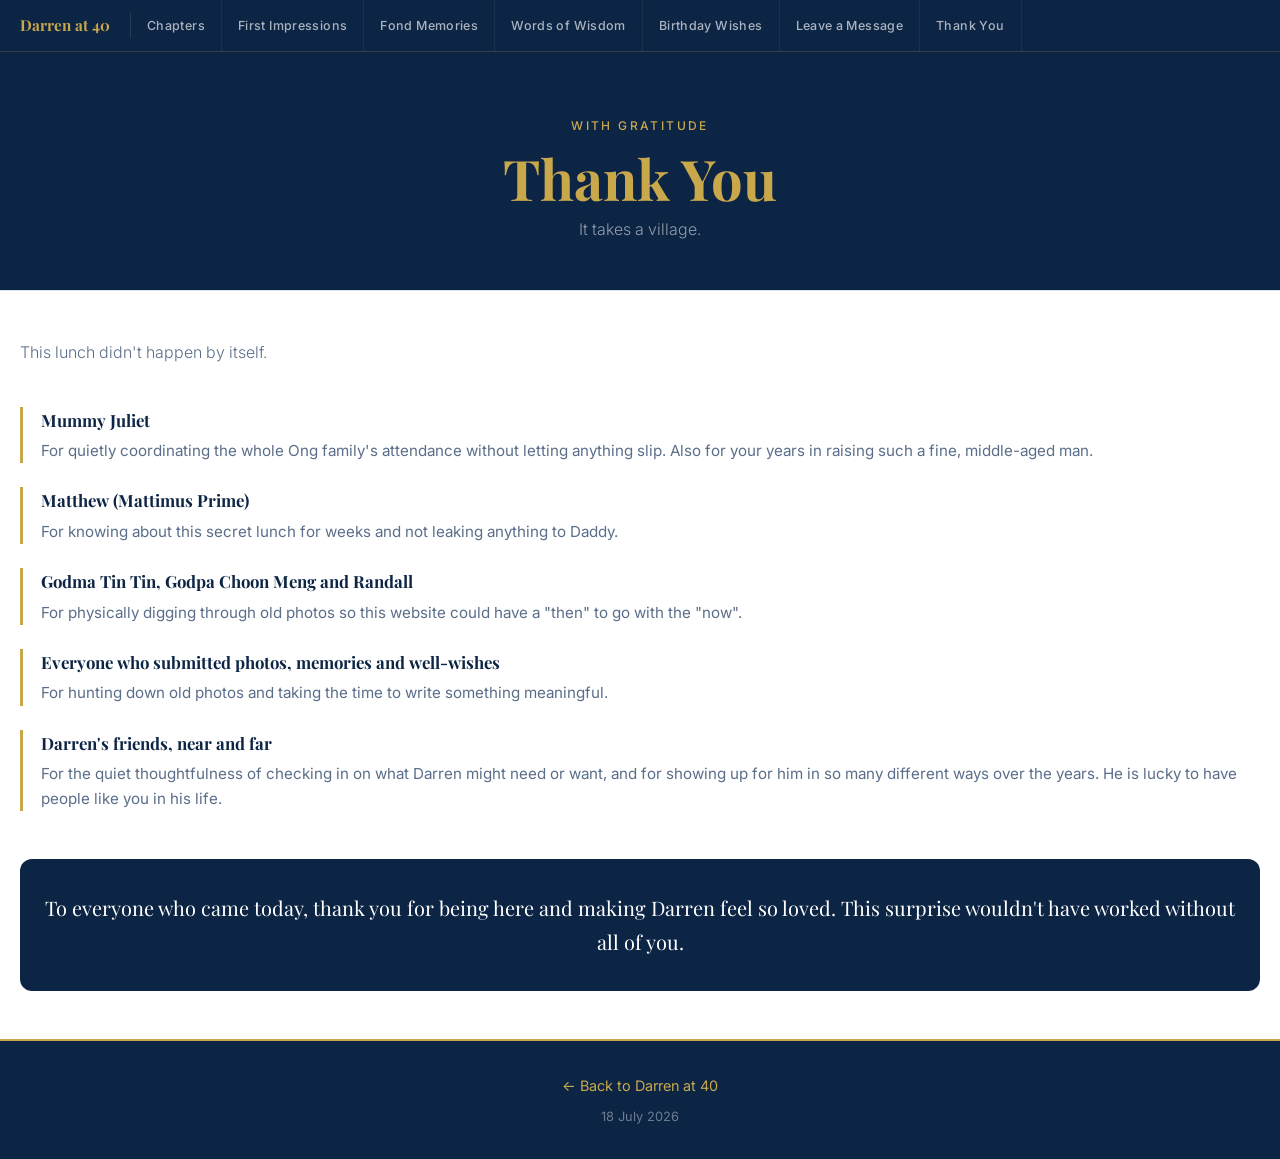
<file: thankyou.html>
<!DOCTYPE html>
<html lang="en">
<head>
<!-- Google tag (gtag.js) -->
<script async src="https://www.googletagmanager.com/gtag/js?id=G-3T839PQJ76"></script>
<script>
  window.dataLayer = window.dataLayer || [];
  function gtag(){dataLayer.push(arguments);}
  gtag('js', new Date());
  gtag('config', 'G-3T839PQJ76');
</script>
<meta charset="UTF-8">
<meta name="viewport" content="width=device-width, initial-scale=1.0">
<meta name="robots" content="noindex, nofollow">
<title>Thank You · Darren at 40</title>
<link rel="preconnect" href="https://fonts.googleapis.com">
<link rel="preconnect" href="https://fonts.gstatic.com" crossorigin>
<link href="https://fonts.googleapis.com/css2?family=Playfair+Display:wght@400;700&family=Inter:wght@300;400;500;600&display=swap" rel="stylesheet">
<link rel="stylesheet" href="shared.css">
<style>
.ty-intro {
  font-size: 1rem; color: var(--text-muted);
  margin-bottom: 2.5rem; font-weight: 300; line-height: 1.7;
}
.ty-list {
  display: flex; flex-direction: column; gap: 1.5rem; margin-bottom: 3rem;
}
.ty-item {
  border-left: 3px solid var(--gold);
  padding-left: 1.1rem;
}
.ty-name {
  font-family: var(--serif); font-size: 1.05rem;
  color: var(--navy); font-weight: 700; margin-bottom: 0.3rem; display: block;
}
.ty-desc {
  font-size: 0.95rem; color: var(--text-muted); line-height: 1.65;
}
.ty-closing {
  background: var(--navy); border-radius: 12px; padding: 2rem 1.5rem;
  margin-top: 1rem;
}
.ty-closing p {
  font-family: var(--serif); font-size: 1.25rem;
  color: white; line-height: 1.7; text-align: center;
}
</style>
</head>
<body>

<nav class="site-nav" id="top">
  <a href="index.html" class="nav-home">Darren at 40</a>
  <div class="nav-links">
    <a href="index.html#chapters">Chapters</a>
    <a href="index.html#impressions">First Impressions</a>
    <a href="index.html#memories">Fond Memories</a>
    <a href="index.html#wisdom">Words of Wisdom</a>
    <a href="index.html#wishes">Birthday Wishes</a>
    <a href="index.html#message">Leave a Message</a>
    <a href="thankyou.html">Thank You</a>
  </div>
</nav>

<section class="hero">
  <p class="hero-eyebrow">With gratitude</p>
  <h1>Thank You</h1>
  <p class="tagline">It takes a village.</p>
</section>

<section>
  <p class="ty-intro">This lunch didn't happen by itself.</p>
    <div class="ty-list">
    <div class="ty-item">
      <span class="ty-name">Mummy Juliet</span>
      <p class="ty-desc">For quietly coordinating the whole Ong family's attendance without letting anything slip. Also for your years in raising such a fine, middle-aged man.</p>
    </div>
    <div class="ty-item">
      <span class="ty-name">Matthew (Mattimus Prime)</span>
      <p class="ty-desc">For knowing about this secret lunch for weeks and not leaking anything to Daddy.</p>
    </div>
    <div class="ty-item">
      <span class="ty-name">Godma Tin Tin, Godpa Choon Meng and Randall</span>
      <p class="ty-desc">For physically digging through old photos so this website could have a "then" to go with the "now".</p>
    </div>
    <div class="ty-item">
      <span class="ty-name">Everyone who submitted photos, memories and well-wishes</span>
      <p class="ty-desc">For hunting down old photos and taking the time to write something meaningful.</p>
    </div>
    <div class="ty-item">
      <span class="ty-name">Darren's friends, near and far</span>
      <p class="ty-desc">For the quiet thoughtfulness of checking in on what Darren might need or want, and for showing up for him in so many different ways over the years. He is lucky to have people like you in his life.</p>
    </div>
  </div>

  <div class="ty-closing">
    <p>To everyone who came today, thank you for being here and making Darren feel so loved. This surprise wouldn't have worked without all of you.</p>
  </div>
</section>

<footer>
  <a href="index.html">← Back to Darren at 40</a>
  <p class="meta">18 July 2026</p>
</footer>

</body>
</html>
</file>
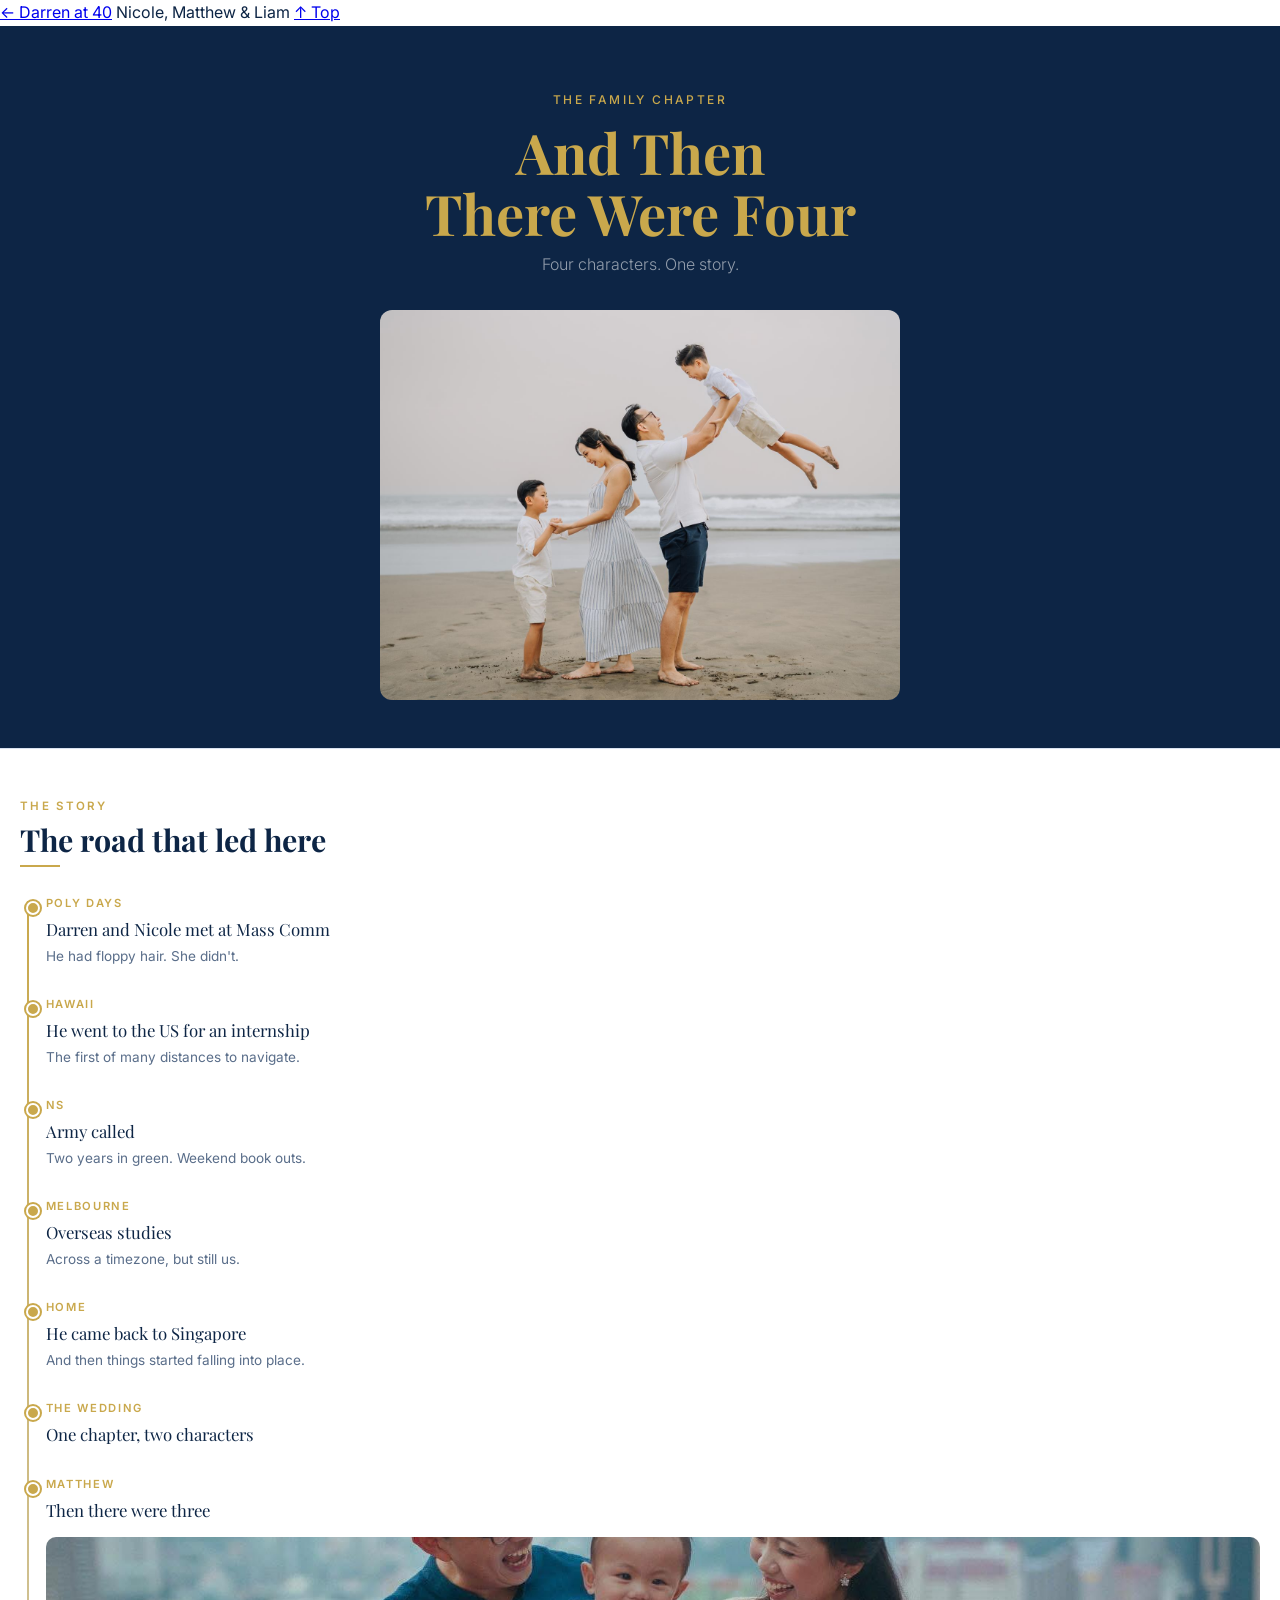
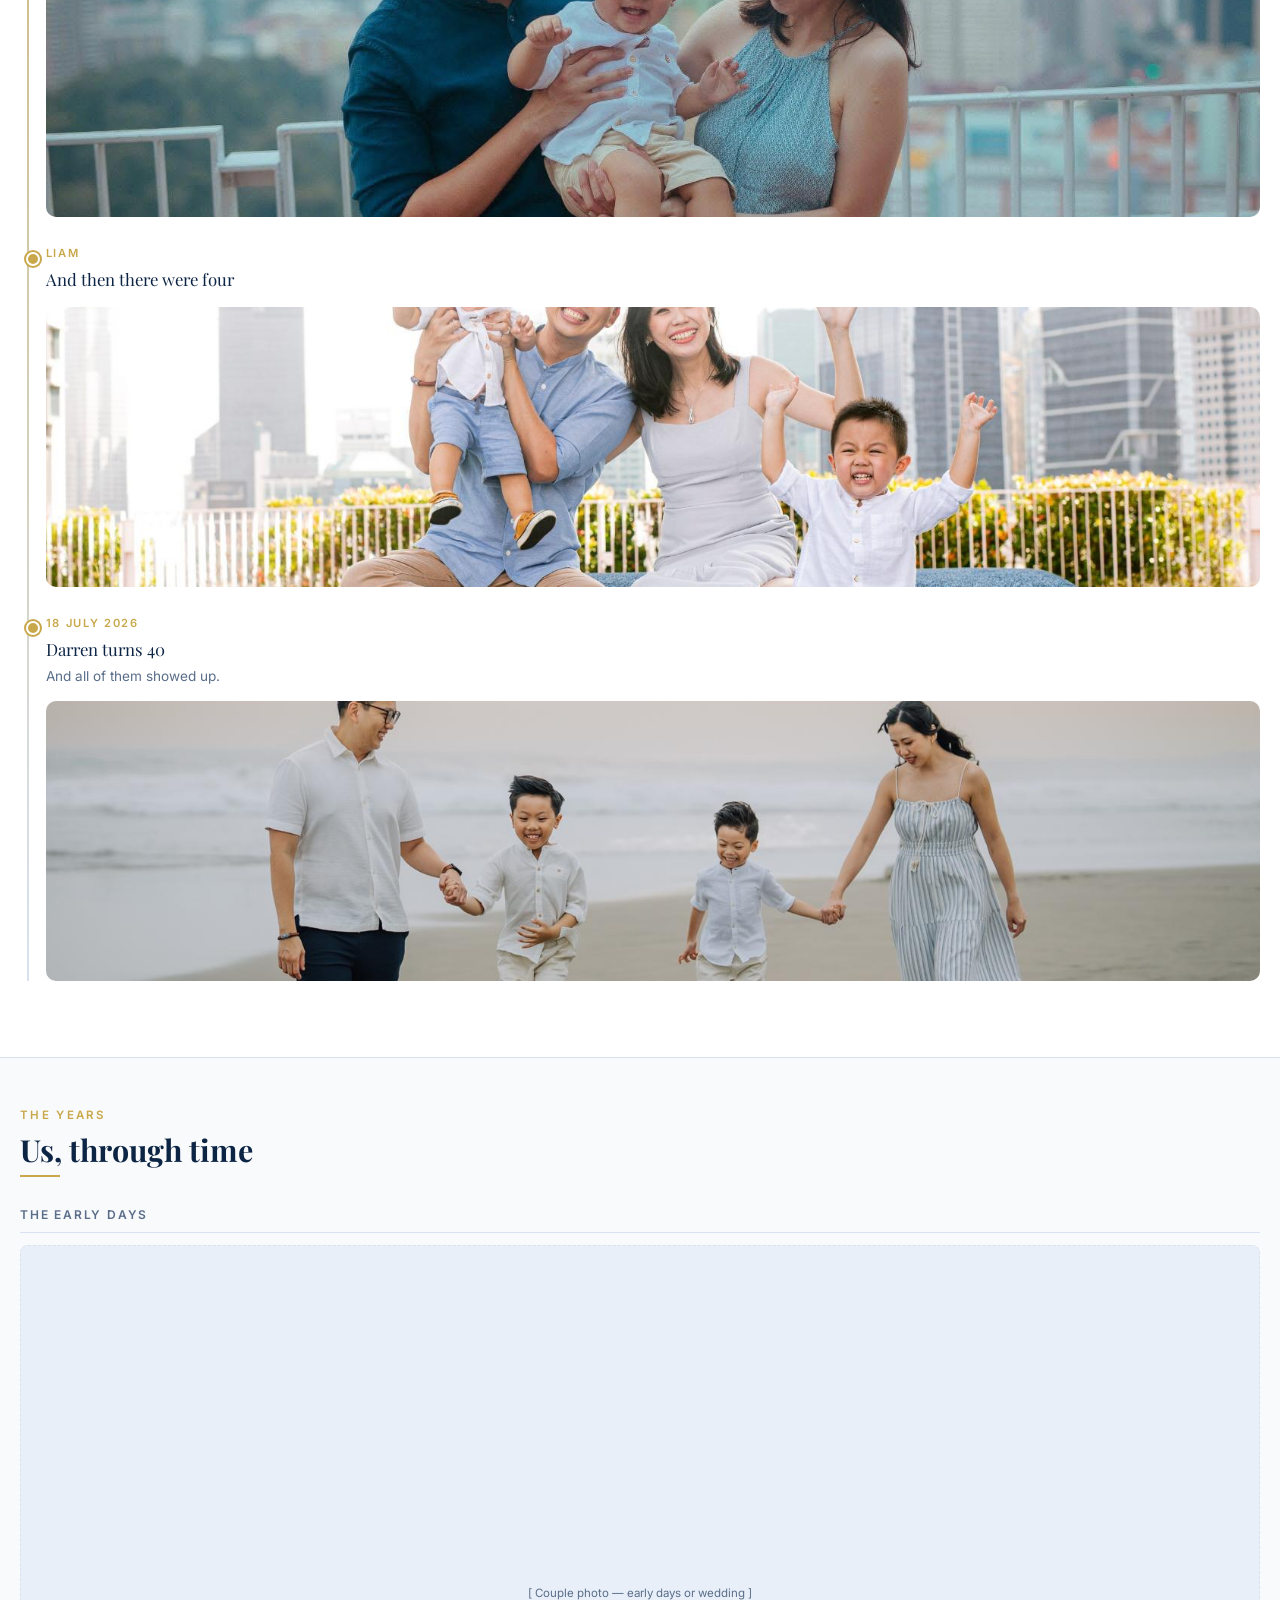
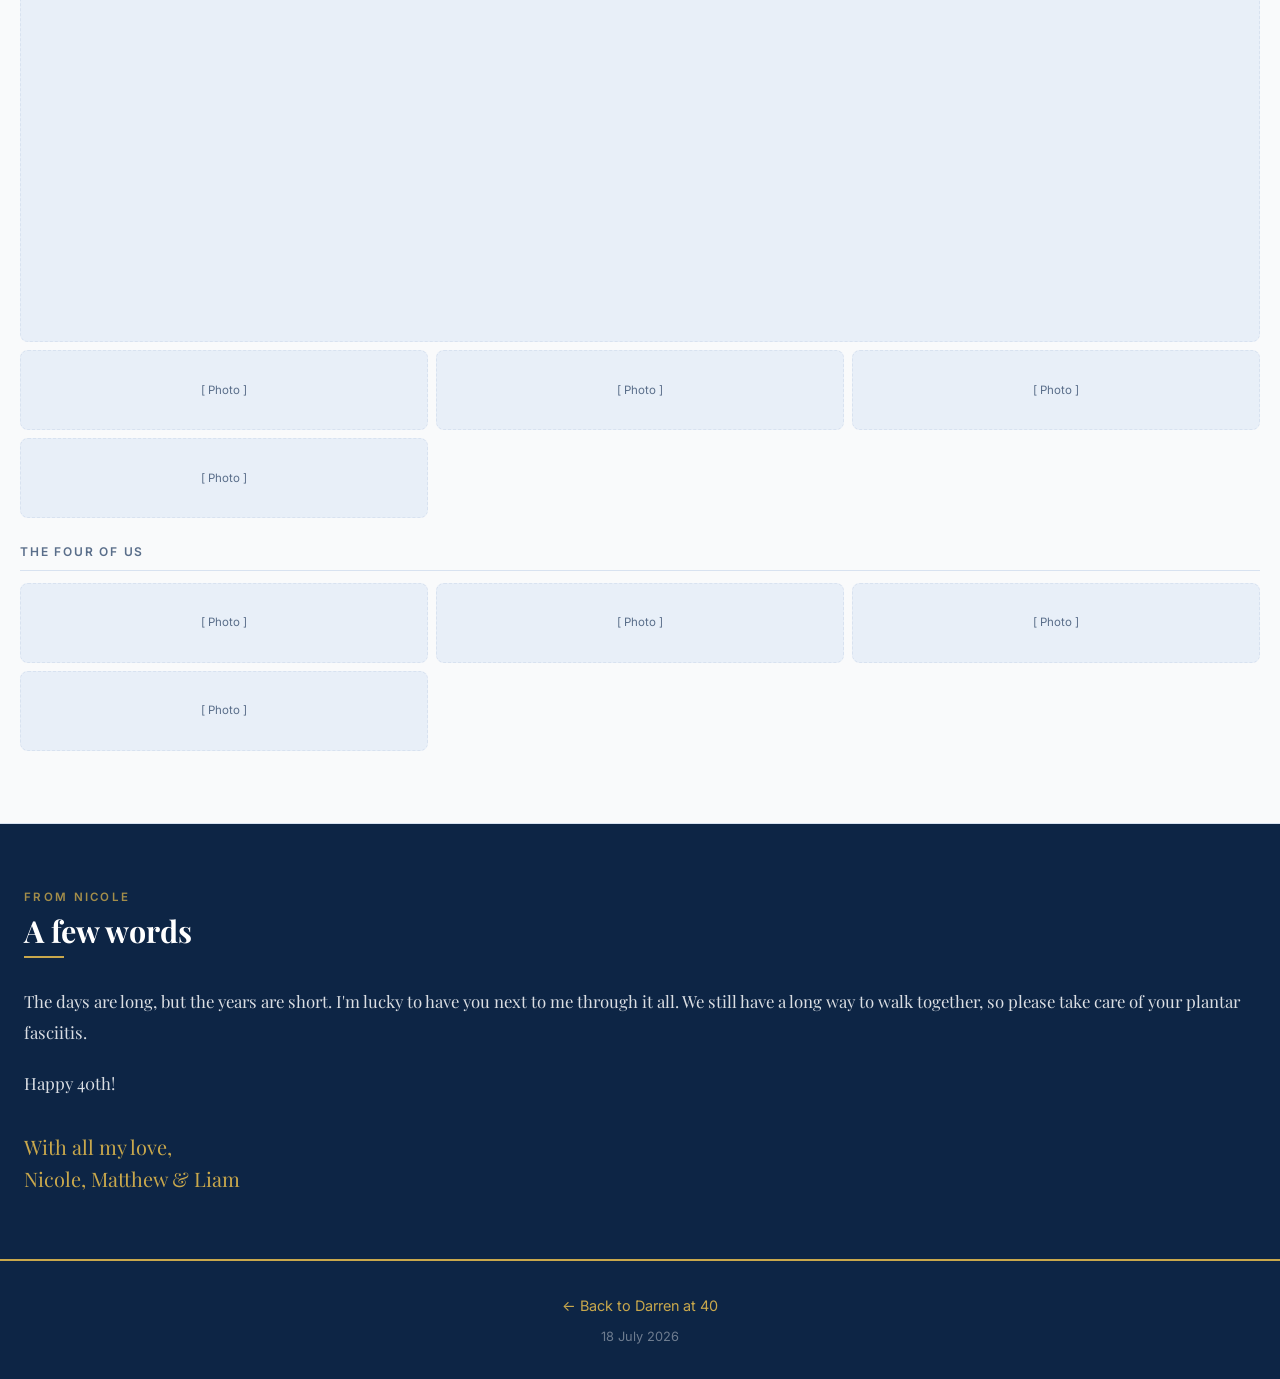
<file: ustwo.html>
<!DOCTYPE html>
<html lang="en">
<head>
<meta charset="UTF-8">
<meta name="viewport" content="width=device-width, initial-scale=1.0">
<meta name="robots" content="noindex, nofollow">
<title>And Then There Were Four · Darren at 40</title>
<link rel="preconnect" href="https://fonts.googleapis.com">
<link rel="preconnect" href="https://fonts.gstatic.com" crossorigin>
<link href="https://fonts.googleapis.com/css2?family=Playfair+Display:wght@400;700&family=Inter:wght@300;400;500;600&display=swap" rel="stylesheet">
<link rel="stylesheet" href="shared.css">
<style>
.timeline { position: relative; padding-left: 1.6rem; }
.timeline::before { content: ''; position: absolute; left: 0.45rem; top: 0.4rem; bottom: 0; width: 2px; background: linear-gradient(to bottom, var(--gold), var(--border)); }
.timeline-item { position: relative; margin-bottom: 1.75rem; }
.timeline-item::before { content: ''; position: absolute; left: -1.25rem; top: 0.4rem; width: 10px; height: 10px; border-radius: 50%; background: var(--gold); border: 2px solid var(--white); box-shadow: 0 0 0 2px var(--gold); }
.timeline-year { font-size: 0.7rem; letter-spacing: 0.15em; text-transform: uppercase; color: var(--gold); font-weight: 600; margin-bottom: 0.2rem; }
.timeline-event { font-family: var(--serif); font-size: 1.05rem; color: var(--navy); margin-bottom: 0.2rem; }
.timeline-note { font-size: 0.85rem; color: var(--text-muted); margin-bottom: 0; }
.timeline-photo { width: 100%; border-radius: 10px; margin-top: 0.85rem; display: block; object-fit: cover; max-height: 280px; }
.letter-section { background: var(--navy); padding: 4rem 1.5rem; }
.letter-section .section-label { color: var(--gold); opacity: 0.8; }
.letter-section .section-title { color: white; }
</style>
</head>
<body>
<nav>
  <a href="index.html">← Darren at 40</a>
  <span class="nav-logo">Nicole, Matthew &amp; Liam</span>
  <a href="#top">↑ Top</a>
</nav>

<section class="hero" id="top">
  <p class="hero-eyebrow">The Family Chapter</p>
  <h1>And Then<br>There Were Four</h1>
  <p class="tagline">Four characters. One story.</p>
  <div style="width:100%;max-width:520px;margin:2rem auto 0;border-radius:12px;overflow:hidden;aspect-ratio:4/3;">
    <img src="family_hero.jpeg" alt="The family" style="width:100%;height:100%;object-fit:cover;display:block;">
  </div>
</section>

<section>
  <p class="section-label">The story</p>
  <h2 class="section-title">The road that led here</h2>
  <div class="gold-divider"></div>

  <div class="timeline">
    <div class="timeline-item">
      <p class="timeline-year">Poly days</p>
      <p class="timeline-event">Darren and Nicole met at Mass Comm</p>
      <p class="timeline-note">He had floppy hair. She didn't.</p>
    </div>
    <div class="timeline-item">
      <p class="timeline-year">Hawaii</p>
      <p class="timeline-event">He went to the US for an internship</p>
      <p class="timeline-note">The first of many distances to navigate.</p>
    </div>
    <div class="timeline-item">
      <p class="timeline-year">NS</p>
      <p class="timeline-event">Army called</p>
      <p class="timeline-note">Two years in green. Weekend book outs.</p>
    </div>
    <div class="timeline-item">
      <p class="timeline-year">Melbourne</p>
      <p class="timeline-event">Overseas studies</p>
      <p class="timeline-note">Across a timezone, but still us.</p>
    </div>
    <div class="timeline-item">
      <p class="timeline-year">Home</p>
      <p class="timeline-event">He came back to Singapore</p>
      <p class="timeline-note">And then things started falling into place.</p>
    </div>
    <div class="timeline-item">
      <p class="timeline-year">The wedding</p>
      <p class="timeline-event">One chapter, two characters</p>
    </div>
    <div class="timeline-item">
      <p class="timeline-year">Matthew</p>
      <p class="timeline-event">Then there were three</p>
      <img src="matthew.jpeg" alt="Matthew arrives" class="timeline-photo">
    </div>
    <div class="timeline-item">
      <p class="timeline-year">Liam</p>
      <p class="timeline-event">And then there were four</p>
      <img src="liam.jpeg" alt="Liam arrives" class="timeline-photo">
    </div>
    <div class="timeline-item">
      <p class="timeline-year">18 July 2026</p>
      <p class="timeline-event">Darren turns 40</p>
      <p class="timeline-note">And all of them showed up.</p>
      <img src="allofus.jpeg" alt="The family today" class="timeline-photo">
    </div>
  </div>
</section>

<section style="background:var(--off-white);">
  <p class="section-label">The years</p>
  <h2 class="section-title">Us, through time</h2>
  <div class="gold-divider"></div>
  <p class="era-label">The early days</p>
  <div class="photo-grid">
    <div class="photo-slot wide">[ Couple photo — early days or wedding ]</div>
    <div class="photo-slot">[ Photo ]</div>
    <div class="photo-slot">[ Photo ]</div>
    <div class="photo-slot">[ Photo ]</div>
    <div class="photo-slot">[ Photo ]</div>
  </div>
  <p class="era-label">The four of us</p>
  <div class="photo-grid">
    <div class="photo-slot">[ Photo ]</div>
    <div class="photo-slot">[ Photo ]</div>
    <div class="photo-slot">[ Photo ]</div>
    <div class="photo-slot">[ Photo ]</div>
  </div>
</section>

<section class="letter-section">
  <p class="section-label">From Nicole</p>
  <h2 class="section-title">A few words</h2>
  <div class="gold-divider"></div>
  <div class="letter-body">
    <p>The days are long, but the years are short. I'm lucky to have you next to me through it all. We still have a long way to walk together, so please take care of your plantar fasciitis.</p>
    <p>Happy 40th!</p>
    <div class="letter-sig">With all my love,<br>Nicole, Matthew &amp; Liam</div>
  </div>
</section>

<footer>
  <a href="index.html">← Back to Darren at 40</a>
  <p class="meta">18 July 2026</p>
</footer>
</body>
</html>
</file>
<file: shared.css>
:root {
  --navy: #0D2545;
  --navy-mid: #1A3A6B;
  --navy-light: #E8EFF8;
  --gold: #C9A84C;
  --gold-light: #F5EDD6;
  --white: #FFFFFF;
  --off-white: #F9FAFB;
  --text: #0D2545;
  --text-muted: #5A6E8A;
  --border: #D8E2F0;
  --serif: 'Playfair Display', Georgia, serif;
  --sans: 'Inter', system-ui, sans-serif;
}
* { margin: 0; padding: 0; box-sizing: border-box; }
body { font-family: var(--sans); background: var(--white); color: var(--text); line-height: 1.6; -webkit-font-smoothing: antialiased; }
.site-nav {
  position: sticky; top: 0; z-index: 100;
  background: var(--navy); border-bottom: 1px solid rgba(201,168,76,0.2);
  display: flex; flex-direction: column;
}
.nav-home {
  font-family: var(--serif); font-size: 0.95rem; color: var(--gold);
  text-decoration: none; font-weight: 700;
  padding: 0.6rem 1.25rem 0.4rem;
  border-bottom: 1px solid rgba(255,255,255,0.08);
  display: block;
}
.nav-links {
  display: flex; overflow-x: auto; gap: 0;
  -webkit-overflow-scrolling: touch;
  scrollbar-width: none;
}
.nav-links::-webkit-scrollbar { display: none; }
.nav-links a {
  color: rgba(255,255,255,0.65); text-decoration: none;
  font-size: 0.72rem; font-weight: 500; letter-spacing: 0.03em;
  white-space: nowrap; padding: 0.55rem 1rem;
  border-right: 1px solid rgba(255,255,255,0.06);
  transition: color 0.15s, background 0.15s;
  flex-shrink: 0;
}
.nav-links a:hover { color: var(--gold); background: rgba(255,255,255,0.04); }
@media (min-width: 700px) {
  .site-nav { flex-direction: row; align-items: center; height: 52px; }
  .nav-home { padding: 0 1.25rem; border-bottom: none; border-right: 1px solid rgba(255,255,255,0.1); }
  .nav-links a { font-size: 0.78rem; padding: 0 1rem; line-height: 52px; }
}
section { padding: 3rem 1.25rem; }
section + section { border-top: 1px solid var(--border); }
.section-label { font-size: 0.72rem; letter-spacing: 0.2em; text-transform: uppercase; color: var(--gold); font-weight: 600; margin-bottom: 0.4rem; }
.section-title { font-family: var(--serif); font-size: clamp(1.4rem, 4vw, 1.9rem); color: var(--navy); margin-bottom: 0.35rem; line-height: 1.25; }
.section-tagline { color: var(--text-muted); font-size: 0.95rem; margin-bottom: 1.75rem; font-weight: 300; }
.gold-divider { width: 40px; height: 2px; background: var(--gold); margin-bottom: 1.75rem; }
.era-label { font-size: 0.75rem; letter-spacing: 0.15em; text-transform: uppercase; color: var(--text-muted); font-weight: 600; margin-bottom: 0.75rem; padding-bottom: 0.5rem; border-bottom: 1px solid var(--border); margin-top: 1.5rem; }
.photo-grid { display: grid; grid-template-columns: repeat(2, 1fr); gap: 8px; margin-top: 0.5rem; margin-bottom: 1.5rem; }
.photo-slot { background: var(--navy-light); border: 1.5px dashed var(--border); border-radius: 8px; display: flex; align-items: center; justify-content: center; color: var(--text-muted); font-size: 0.72rem; text-align: center; padding: 0.5rem; overflow: hidden; min-height: 80px; }
.photo-slot img { width: 100%; height: auto; border-radius: 6px; display: block; object-fit: unset; }
.photo-slot.wide { aspect-ratio: 16/9; grid-column: span 2; }
.names-block { font-family: var(--serif); font-size: 1.05rem; color: var(--navy-mid); line-height: 2.2; text-align: center; margin-bottom: 2rem; }
.names-block .dot { color: var(--gold); margin: 0 0.5rem; }
.quote-strip { background: var(--gold-light); border-left: 4px solid var(--gold); border-radius: 0 10px 10px 0; padding: 1rem 1.25rem; margin-bottom: 0.85rem; }
.quote-strip p { font-family: var(--serif); font-size: 1rem; color: var(--navy); line-height: 1.6; margin-bottom: 0.3rem; }
.quote-strip .from { font-size: 0.75rem; text-transform: uppercase; letter-spacing: 0.1em; color: var(--text-muted); font-weight: 600; font-family: var(--sans); }
.darren-says { background: var(--navy-light); border-radius: 10px; padding: 1rem 1.25rem; margin-bottom: 0.85rem; display: flex; gap: 0.9rem; align-items: flex-start; }
.darren-says .d-label { font-size: 0.65rem; text-transform: uppercase; letter-spacing: 0.12em; color: var(--gold); font-weight: 700; flex-shrink: 0; padding-top: 0.15rem; min-width: 3.5rem; }
.darren-says p { font-size: 0.95rem; color: var(--navy); }
.message-card { background: var(--navy); color: white; border-radius: 12px; padding: 1.5rem; margin-top: 1.5rem; }
.message-card .quote-mark { font-family: var(--serif); font-size: 3rem; color: var(--gold); opacity: 0.35; line-height: 0.8; margin-bottom: 0.5rem; display: block; }
.message-card p { font-family: var(--serif); font-size: 1.05rem; color: rgba(255,255,255,0.88); line-height: 1.75; margin-bottom: 0.75rem; }
.message-card .sig { font-family: var(--serif); color: var(--gold); font-size: 1.1rem; }
.letter-body p { font-family: var(--serif); font-size: 1.05rem; line-height: 1.85; color: rgba(255,255,255,0.85); margin-bottom: 1.25rem; }
.letter-sig { font-family: var(--serif); font-size: 1.25rem; color: var(--gold); margin-top: 2rem; }
footer { background: var(--navy); padding: 2rem 1.5rem; text-align: center; border-top: 2px solid var(--gold); }
footer a { color: var(--gold); text-decoration: none; font-size: 0.9rem; }
footer .meta { color: rgba(255,255,255,0.4); font-size: 0.8rem; margin-top: 0.5rem; }
.hero { background: var(--navy); padding: 4rem 1.5rem 3rem; text-align: center; }
.hero-eyebrow { font-size: 0.75rem; letter-spacing: 0.2em; text-transform: uppercase; color: var(--gold); margin-bottom: 0.75rem; font-weight: 500; }
.hero h1 { font-family: var(--serif); font-size: clamp(2rem, 8vw, 3.5rem); color: var(--gold); line-height: 1.1; margin-bottom: 0.5rem; }
.hero .tagline { color: rgba(255,255,255,0.55); font-size: 1rem; font-weight: 300; }
.hero-photo { width: 100%; max-width: 500px; margin: 2rem auto 0; border-radius: 12px; overflow: hidden; display: block; }
@media (min-width: 600px) { .photo-grid { grid-template-columns: repeat(3, 1fr); } .photo-slot.wide { grid-column: span 3; } }


/* Gallery lightbox */
.gallery-grid {
  display: grid;
  grid-template-columns: repeat(3, 1fr);
  gap: 4px;
}
@media (min-width: 600px) {
  .gallery-grid { grid-template-columns: repeat(4, 1fr); }
}
.gallery-thumb {
  aspect-ratio: 1;
  overflow: hidden;
  cursor: pointer;
  background: var(--navy-light);
}
.gallery-thumb img {
  width: 100%;
  height: 100%;
  object-fit: cover;
  display: block;
  transition: transform 0.2s;
}
.gallery-thumb:hover img { transform: scale(1.02); }
.lightbox {
  display: none; position: fixed; inset: 0;
  background: rgba(0,0,0,0.96); z-index: 999;
  flex-direction: column; align-items: center; justify-content: center;
}
.lightbox.active { display: flex; }
.lightbox-img-wrap {
  width: 100%; flex: 1;
  display: flex; align-items: center; justify-content: center;
  padding: 0.5rem; overflow: hidden;
}
.lightbox-img-wrap img {
  max-width: 100%; max-height: 100%;
  object-fit: contain; border-radius: 4px; display: block;
}
.lightbox-controls {
  width: 100%; display: flex; align-items: center;
  justify-content: space-between; padding: 0.75rem 1rem;
  background: rgba(0,0,0,0.5); flex-shrink: 0;
}
.lightbox-btn {
  background: none; border: none; color: white;
  cursor: pointer; padding: 0.5rem 0.75rem; opacity: 0.8;
  transition: opacity 0.15s; font-family: var(--sans); font-size: 0.9rem; font-weight: 600;
}
.lightbox-btn:hover { opacity: 1; }
.lightbox-counter { color: rgba(255,255,255,0.5); font-size: 0.8rem; font-family: var(--sans); }
.swipe-hint { color: rgba(255,255,255,0.3); font-size: 0.72rem; text-align: center; padding: 0.25rem; flex-shrink: 0; }
.timeline-photo { width: 100%; border-radius: 10px; margin-top: 0.85rem; display: block; height: auto; }
</file>
